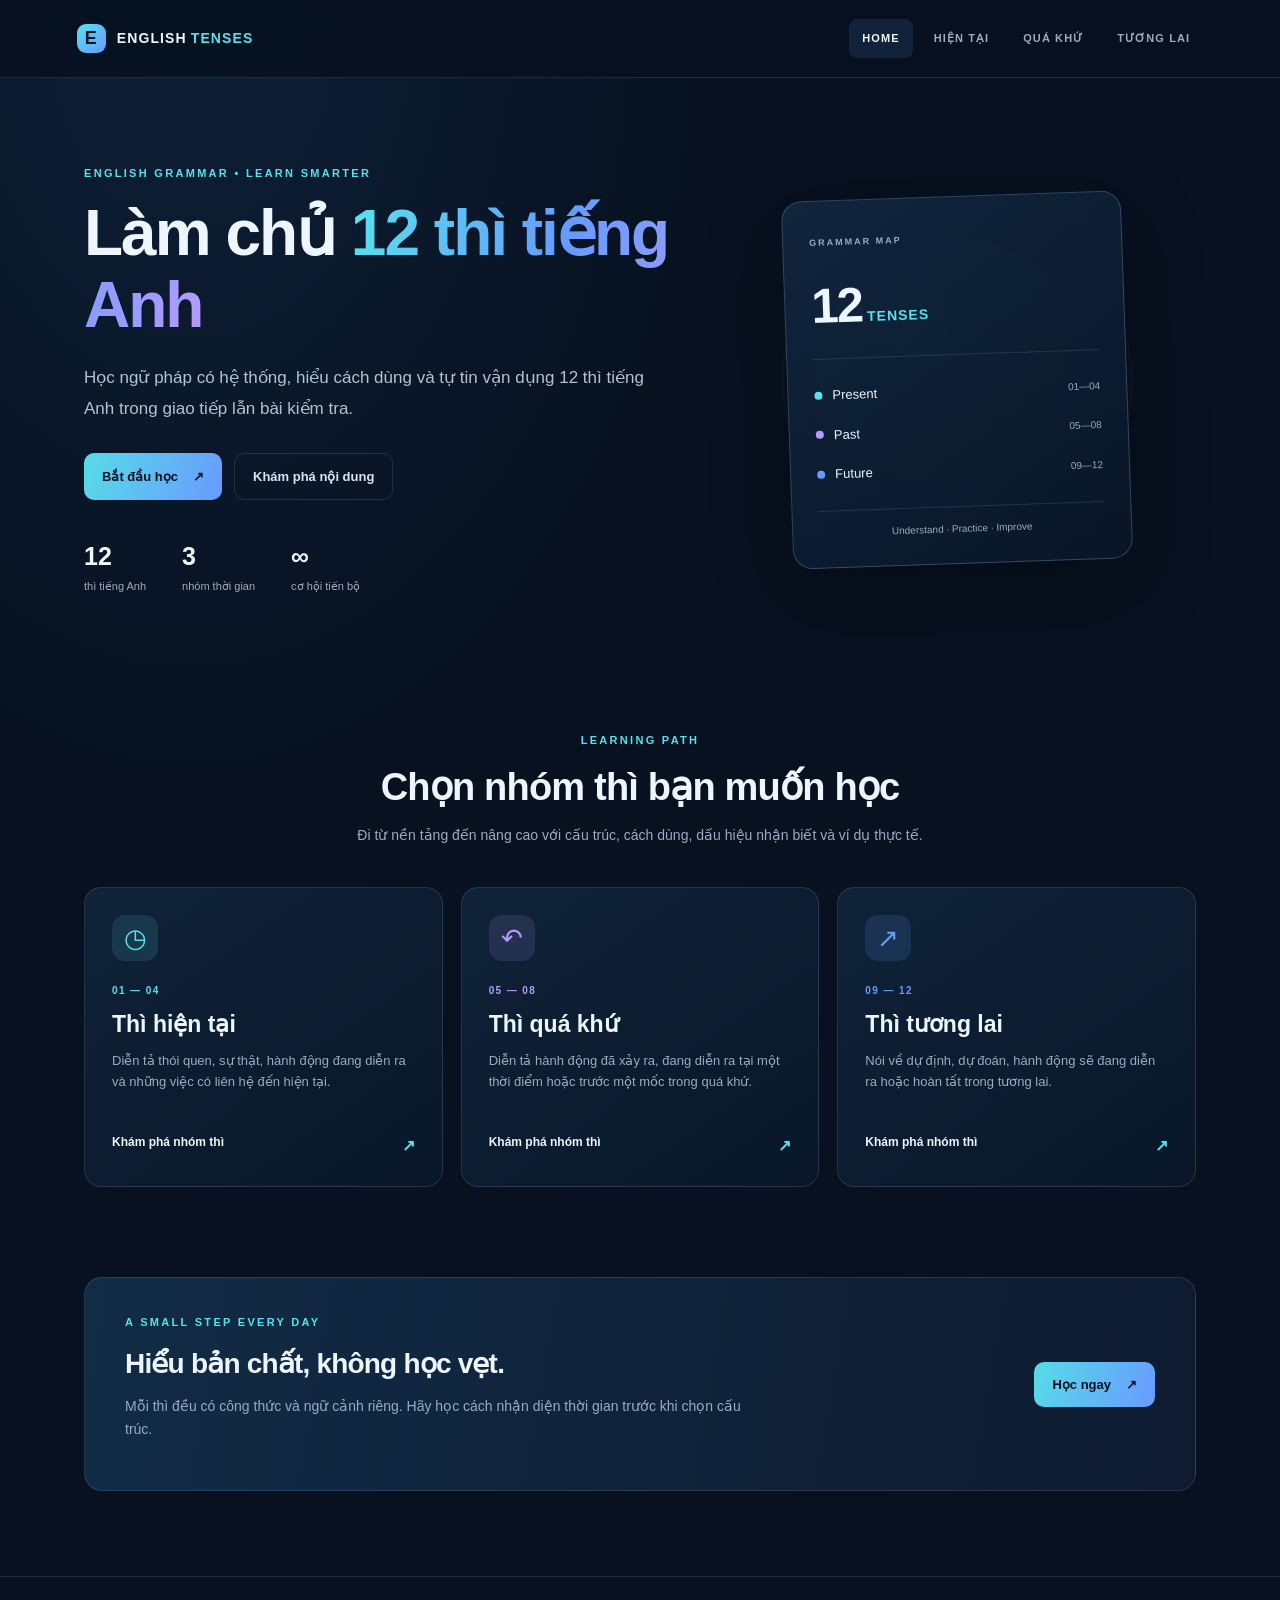
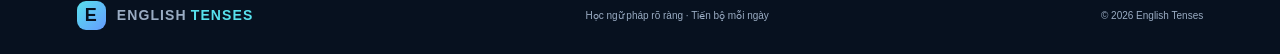
<file: index.html>
<!DOCTYPE html>
<html lang="vi">
<head>
<meta charset="UTF-8"><meta name="viewport" content="width=device-width, initial-scale=1">
<meta name="description" content="Hệ thống kiến thức 12 thì tiếng Anh, phân chia theo hiện tại, quá khứ và tương lai.">
<title>English Tenses | Trang chủ</title><link rel="stylesheet" href="style.css">
</head>
<body>
<header class="topbar"><a class="brand" href="index.html"><span class="brand-mark">E</span> ENGLISH<span class="accent">TENSES</span></a><button class="menu-toggle" aria-label="Mở menu" aria-expanded="false">☰</button><nav class="nav"><a class="active" href="index.html">HOME</a><a href="present.html">HIỆN TẠI</a><a href="past.html">QUÁ KHỨ</a><a href="future.html">TƯƠNG LAI</a></nav></header>
<main>
<section class="hero"><div class="hero-copy"><p class="eyebrow">ENGLISH GRAMMAR • LEARN SMARTER</p><h1>Làm chủ <span class="gradient">12 thì tiếng Anh</span></h1><p class="lead">Học ngữ pháp có hệ thống, hiểu cách dùng và tự tin vận dụng 12 thì tiếng Anh trong giao tiếp lẫn bài kiểm tra.</p><div class="hero-actions"><a class="btn primary" href="present.html">Bắt đầu học <span>↗</span></a><a class="btn secondary" href="#overview">Khám phá nội dung</a></div><div class="stats"><div><strong>12</strong><span>thì tiếng Anh</span></div><div><strong>3</strong><span>nhóm thời gian</span></div><div><strong>∞</strong><span>cơ hội tiến bộ</span></div></div></div><div class="hero-art"><div class="orb orb-one"></div><div class="orb orb-two"></div><div class="grammar-card"><span class="card-label">GRAMMAR MAP</span><div class="big-number">12<span> TENSES</span></div><div class="mini-line"></div><div class="mini-row"><i class="dot cyan"></i> Present <span>01—04</span></div><div class="mini-row"><i class="dot purple"></i> Past <span>05—08</span></div><div class="mini-row"><i class="dot blue"></i> Future <span>09—12</span></div><div class="card-footer">Understand · Practice · Improve</div></div></div></section>
<section class="section" id="overview"><div class="section-heading"><p class="eyebrow">LEARNING PATH</p><h2>Chọn nhóm thì bạn muốn học</h2><p>Đi từ nền tảng đến nâng cao với cấu trúc, cách dùng, dấu hiệu nhận biết và ví dụ thực tế.</p></div><div class="category-grid">
<a class="category-card present-card" href="present.html"><div class="category-icon">◷</div><span class="tag">01 — 04</span><h3>Thì hiện tại</h3><p>Diễn tả thói quen, sự thật, hành động đang diễn ra và những việc có liên hệ đến hiện tại.</p><span class="card-link">Khám phá nhóm thì <b>↗</b></span></a>
<a class="category-card past-card" href="past.html"><div class="category-icon">↶</div><span class="tag">05 — 08</span><h3>Thì quá khứ</h3><p>Diễn tả hành động đã xảy ra, đang diễn ra tại một thời điểm hoặc trước một mốc trong quá khứ.</p><span class="card-link">Khám phá nhóm thì <b>↗</b></span></a>
<a class="category-card future-card" href="future.html"><div class="category-icon">↗</div><span class="tag">09 — 12</span><h3>Thì tương lai</h3><p>Nói về dự định, dự đoán, hành động sẽ đang diễn ra hoặc hoàn tất trong tương lai.</p><span class="card-link">Khám phá nhóm thì <b>↗</b></span></a>
</div></section>
<section class="callout"><div><p class="eyebrow">A SMALL STEP EVERY DAY</p><h2>Hiểu bản chất, không học vẹt.</h2><p>Mỗi thì đều có công thức và ngữ cảnh riêng. Hãy học cách nhận diện thời gian trước khi chọn cấu trúc.</p></div><a class="btn primary" href="present.html">Học ngay <span>↗</span></a></section>
</main><footer class="footer"><a class="brand" href="index.html"><span class="brand-mark">E</span> ENGLISH<span class="accent">TENSES</span></a><span>Học ngữ pháp rõ ràng · Tiến bộ mỗi ngày</span><span>© 2026 English Tenses</span></footer><script src="script.js"></script></body></html>
</file>
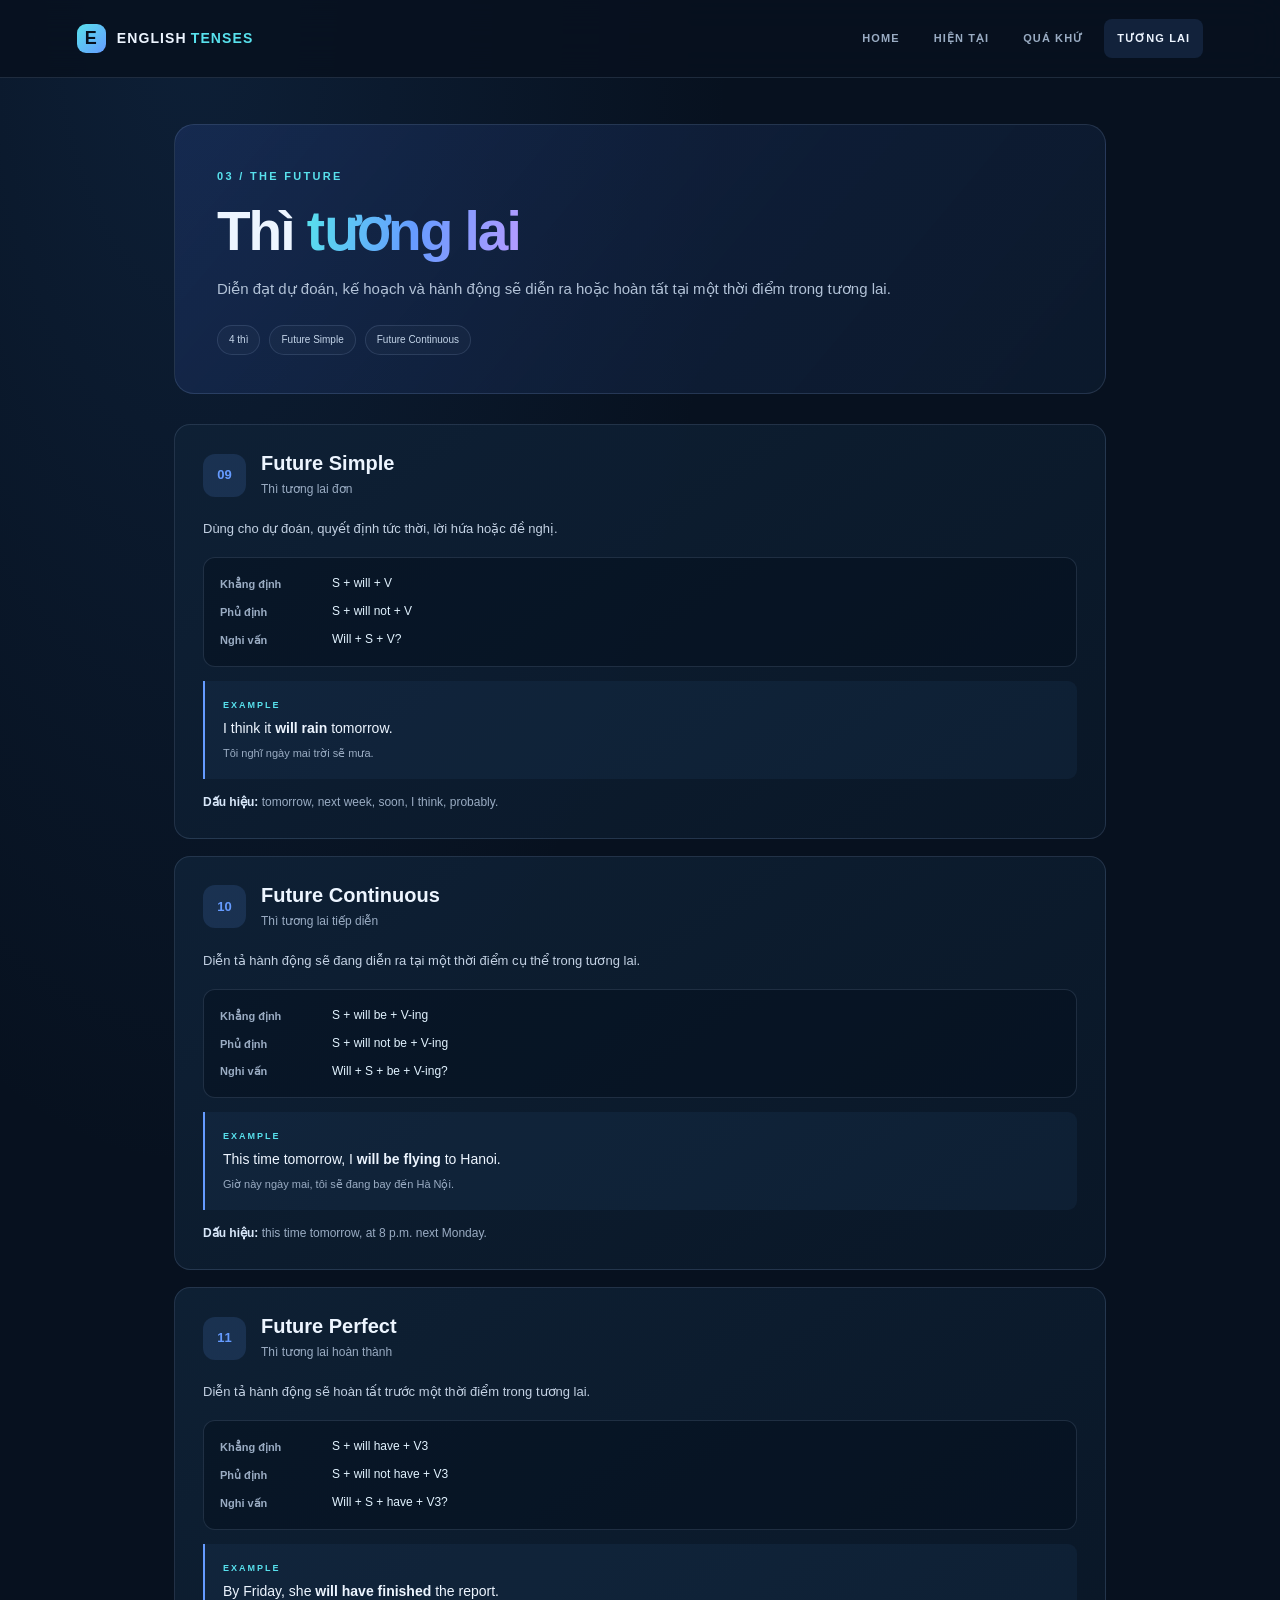
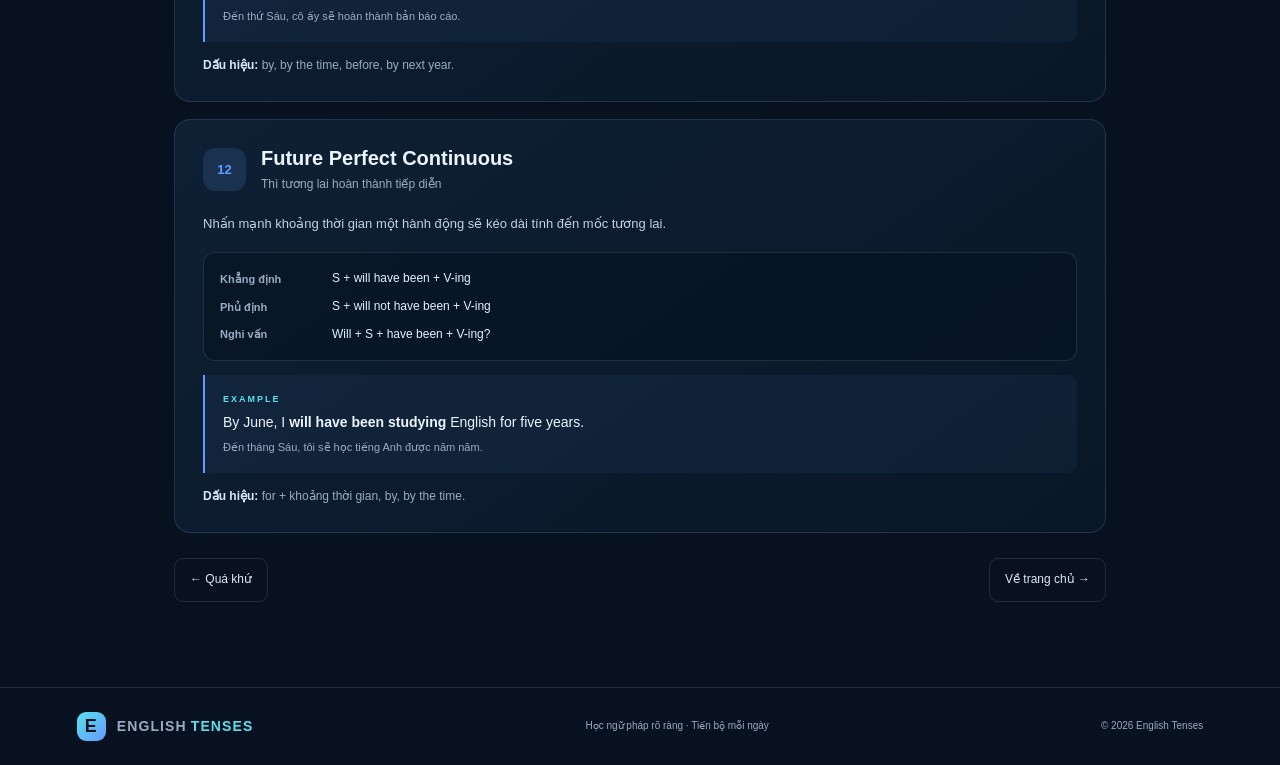
<file: future.html>
<!DOCTYPE html>
<html lang="vi"><head><meta charset="UTF-8"><meta name="viewport" content="width=device-width, initial-scale=1"><meta name="description" content="Công thức, cách dùng và ví dụ của 4 thì tương lai trong tiếng Anh."><title>Thì tương lai | English Tenses</title><link rel="stylesheet" href="style.css"></head>
<body><header class="topbar"><a class="brand" href="index.html"><span class="brand-mark">E</span> ENGLISH<span class="accent">TENSES</span></a><button class="menu-toggle" aria-label="Mở menu" aria-expanded="false">☰</button><nav class="nav"><a href="index.html">HOME</a><a href="present.html">HIỆN TẠI</a><a href="past.html">QUÁ KHỨ</a><a class="active" href="future.html">TƯƠNG LAI</a></nav></header>
<main class="lesson-page"><section class="page-hero future-theme"><p class="eyebrow">03 / THE FUTURE</p><h1>Thì <span class="gradient">tương lai</span></h1><p class="lead">Diễn đạt dự đoán, kế hoạch và hành động sẽ diễn ra hoặc hoàn tất tại một thời điểm trong tương lai.</p><div class="pill-row"><span>4 thì</span><span>Future Simple</span><span>Future Continuous</span></div></section><div class="lesson-list">
<article class="tense-card"><div class="tense-top"><span class="tense-no">09</span><div><h2>Future Simple</h2><p class="subtitle">Thì tương lai đơn</p></div></div><p class="purpose">Dùng cho dự đoán, quyết định tức thời, lời hứa hoặc đề nghị.</p><div class="formula"><b>Khẳng định</b><code>S + will + V</code><b>Phủ định</b><code>S + will not + V</code><b>Nghi vấn</b><code>Will + S + V?</code></div><div class="example"><span class="example-label">EXAMPLE</span>I think it <strong>will rain</strong> tomorrow.<small>Tôi nghĩ ngày mai trời sẽ mưa.</small></div><p class="signals"><b>Dấu hiệu:</b> tomorrow, next week, soon, I think, probably.</p></article>
<article class="tense-card"><div class="tense-top"><span class="tense-no">10</span><div><h2>Future Continuous</h2><p class="subtitle">Thì tương lai tiếp diễn</p></div></div><p class="purpose">Diễn tả hành động sẽ đang diễn ra tại một thời điểm cụ thể trong tương lai.</p><div class="formula"><b>Khẳng định</b><code>S + will be + V-ing</code><b>Phủ định</b><code>S + will not be + V-ing</code><b>Nghi vấn</b><code>Will + S + be + V-ing?</code></div><div class="example"><span class="example-label">EXAMPLE</span>This time tomorrow, I <strong>will be flying</strong> to Hanoi.<small>Giờ này ngày mai, tôi sẽ đang bay đến Hà Nội.</small></div><p class="signals"><b>Dấu hiệu:</b> this time tomorrow, at 8 p.m. next Monday.</p></article>
<article class="tense-card"><div class="tense-top"><span class="tense-no">11</span><div><h2>Future Perfect</h2><p class="subtitle">Thì tương lai hoàn thành</p></div></div><p class="purpose">Diễn tả hành động sẽ hoàn tất trước một thời điểm trong tương lai.</p><div class="formula"><b>Khẳng định</b><code>S + will have + V3</code><b>Phủ định</b><code>S + will not have + V3</code><b>Nghi vấn</b><code>Will + S + have + V3?</code></div><div class="example"><span class="example-label">EXAMPLE</span>By Friday, she <strong>will have finished</strong> the report.<small>Đến thứ Sáu, cô ấy sẽ hoàn thành bản báo cáo.</small></div><p class="signals"><b>Dấu hiệu:</b> by, by the time, before, by next year.</p></article>
<article class="tense-card"><div class="tense-top"><span class="tense-no">12</span><div><h2>Future Perfect Continuous</h2><p class="subtitle">Thì tương lai hoàn thành tiếp diễn</p></div></div><p class="purpose">Nhấn mạnh khoảng thời gian một hành động sẽ kéo dài tính đến mốc tương lai.</p><div class="formula"><b>Khẳng định</b><code>S + will have been + V-ing</code><b>Phủ định</b><code>S + will not have been + V-ing</code><b>Nghi vấn</b><code>Will + S + have been + V-ing?</code></div><div class="example"><span class="example-label">EXAMPLE</span>By June, I <strong>will have been studying</strong> English for five years.<small>Đến tháng Sáu, tôi sẽ học tiếng Anh được năm năm.</small></div><p class="signals"><b>Dấu hiệu:</b> for + khoảng thời gian, by, by the time.</p></article>
</div><nav class="lesson-switch"><a href="past.html">← Quá khứ</a><a href="index.html">Về trang chủ →</a></nav></main><footer class="footer"><a class="brand" href="index.html"><span class="brand-mark">E</span> ENGLISH<span class="accent">TENSES</span></a><span>Học ngữ pháp rõ ràng · Tiến bộ mỗi ngày</span><span>© 2026 English Tenses</span></footer><script src="script.js"></script></body></html>
</file>
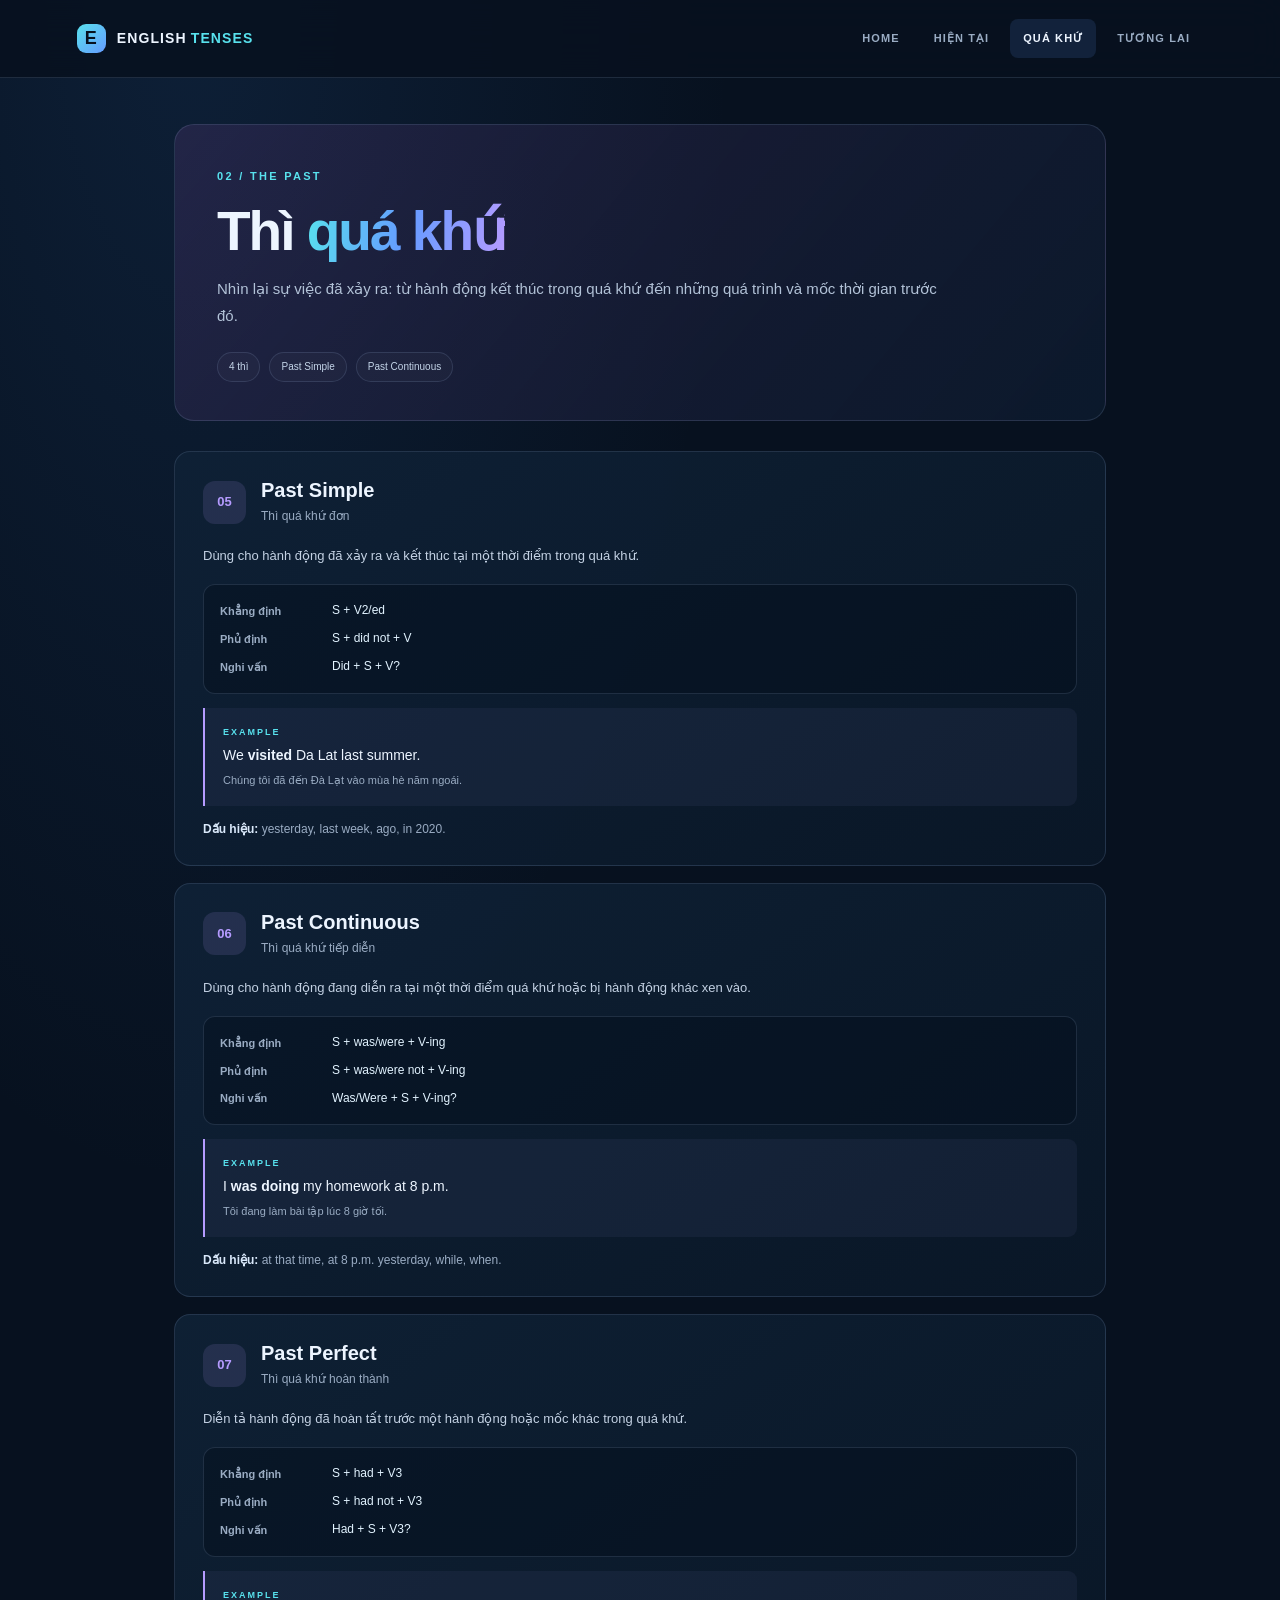
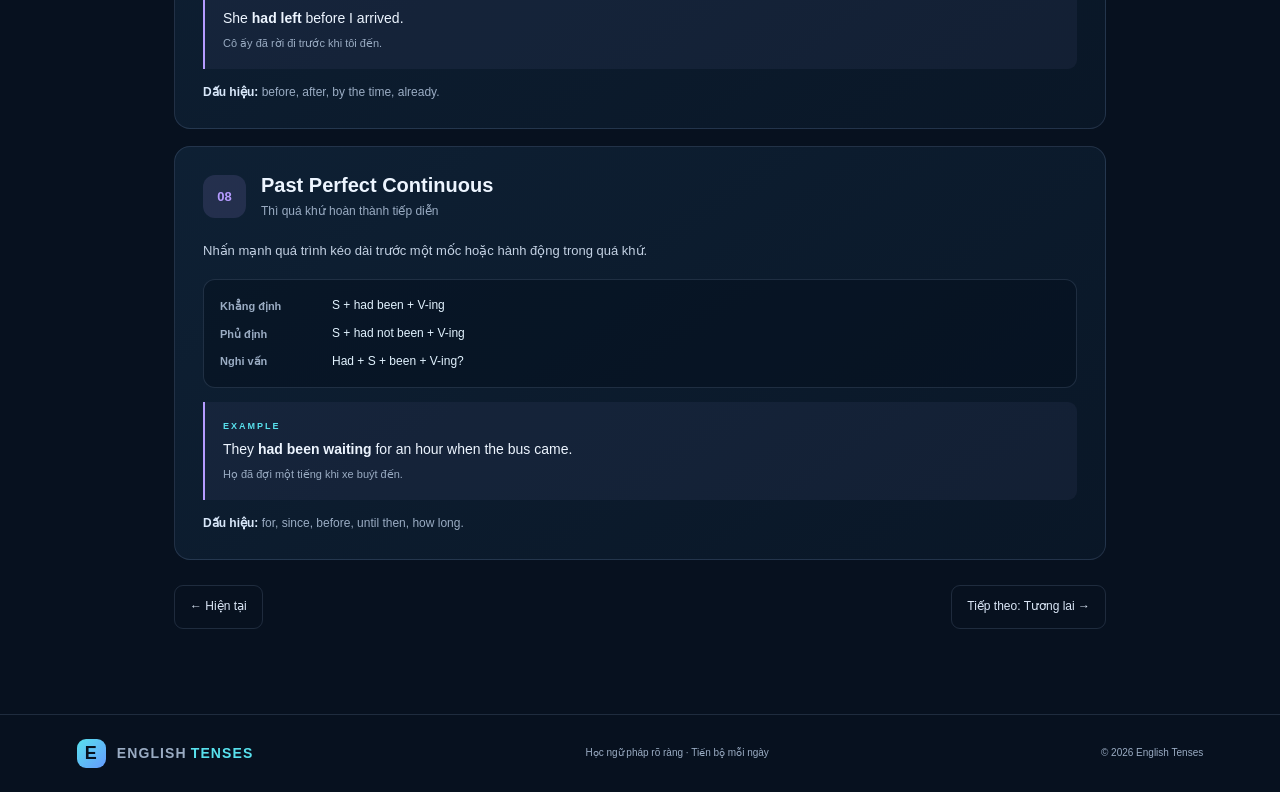
<file: past.html>
<!DOCTYPE html>
<html lang="vi"><head><meta charset="UTF-8"><meta name="viewport" content="width=device-width, initial-scale=1"><meta name="description" content="Công thức, cách dùng và ví dụ của 4 thì quá khứ trong tiếng Anh."><title>Thì quá khứ | English Tenses</title><link rel="stylesheet" href="style.css"></head>
<body><header class="topbar"><a class="brand" href="index.html"><span class="brand-mark">E</span> ENGLISH<span class="accent">TENSES</span></a><button class="menu-toggle" aria-label="Mở menu" aria-expanded="false">☰</button><nav class="nav"><a href="index.html">HOME</a><a href="present.html">HIỆN TẠI</a><a class="active" href="past.html">QUÁ KHỨ</a><a href="future.html">TƯƠNG LAI</a></nav></header>
<main class="lesson-page"><section class="page-hero past-theme"><p class="eyebrow">02 / THE PAST</p><h1>Thì <span class="gradient">quá khứ</span></h1><p class="lead">Nhìn lại sự việc đã xảy ra: từ hành động kết thúc trong quá khứ đến những quá trình và mốc thời gian trước đó.</p><div class="pill-row"><span>4 thì</span><span>Past Simple</span><span>Past Continuous</span></div></section><div class="lesson-list">
<article class="tense-card"><div class="tense-top"><span class="tense-no">05</span><div><h2>Past Simple</h2><p class="subtitle">Thì quá khứ đơn</p></div></div><p class="purpose">Dùng cho hành động đã xảy ra và kết thúc tại một thời điểm trong quá khứ.</p><div class="formula"><b>Khẳng định</b><code>S + V2/ed</code><b>Phủ định</b><code>S + did not + V</code><b>Nghi vấn</b><code>Did + S + V?</code></div><div class="example"><span class="example-label">EXAMPLE</span>We <strong>visited</strong> Da Lat last summer.<small>Chúng tôi đã đến Đà Lạt vào mùa hè năm ngoái.</small></div><p class="signals"><b>Dấu hiệu:</b> yesterday, last week, ago, in 2020.</p></article>
<article class="tense-card"><div class="tense-top"><span class="tense-no">06</span><div><h2>Past Continuous</h2><p class="subtitle">Thì quá khứ tiếp diễn</p></div></div><p class="purpose">Dùng cho hành động đang diễn ra tại một thời điểm quá khứ hoặc bị hành động khác xen vào.</p><div class="formula"><b>Khẳng định</b><code>S + was/were + V-ing</code><b>Phủ định</b><code>S + was/were not + V-ing</code><b>Nghi vấn</b><code>Was/Were + S + V-ing?</code></div><div class="example"><span class="example-label">EXAMPLE</span>I <strong>was doing</strong> my homework at 8 p.m.<small>Tôi đang làm bài tập lúc 8 giờ tối.</small></div><p class="signals"><b>Dấu hiệu:</b> at that time, at 8 p.m. yesterday, while, when.</p></article>
<article class="tense-card"><div class="tense-top"><span class="tense-no">07</span><div><h2>Past Perfect</h2><p class="subtitle">Thì quá khứ hoàn thành</p></div></div><p class="purpose">Diễn tả hành động đã hoàn tất trước một hành động hoặc mốc khác trong quá khứ.</p><div class="formula"><b>Khẳng định</b><code>S + had + V3</code><b>Phủ định</b><code>S + had not + V3</code><b>Nghi vấn</b><code>Had + S + V3?</code></div><div class="example"><span class="example-label">EXAMPLE</span>She <strong>had left</strong> before I arrived.<small>Cô ấy đã rời đi trước khi tôi đến.</small></div><p class="signals"><b>Dấu hiệu:</b> before, after, by the time, already.</p></article>
<article class="tense-card"><div class="tense-top"><span class="tense-no">08</span><div><h2>Past Perfect Continuous</h2><p class="subtitle">Thì quá khứ hoàn thành tiếp diễn</p></div></div><p class="purpose">Nhấn mạnh quá trình kéo dài trước một mốc hoặc hành động trong quá khứ.</p><div class="formula"><b>Khẳng định</b><code>S + had been + V-ing</code><b>Phủ định</b><code>S + had not been + V-ing</code><b>Nghi vấn</b><code>Had + S + been + V-ing?</code></div><div class="example"><span class="example-label">EXAMPLE</span>They <strong>had been waiting</strong> for an hour when the bus came.<small>Họ đã đợi một tiếng khi xe buýt đến.</small></div><p class="signals"><b>Dấu hiệu:</b> for, since, before, until then, how long.</p></article>
</div><nav class="lesson-switch"><a href="present.html">← Hiện tại</a><a href="future.html">Tiếp theo: Tương lai →</a></nav></main><footer class="footer"><a class="brand" href="index.html"><span class="brand-mark">E</span> ENGLISH<span class="accent">TENSES</span></a><span>Học ngữ pháp rõ ràng · Tiến bộ mỗi ngày</span><span>© 2026 English Tenses</span></footer><script src="script.js"></script></body></html>
</file>
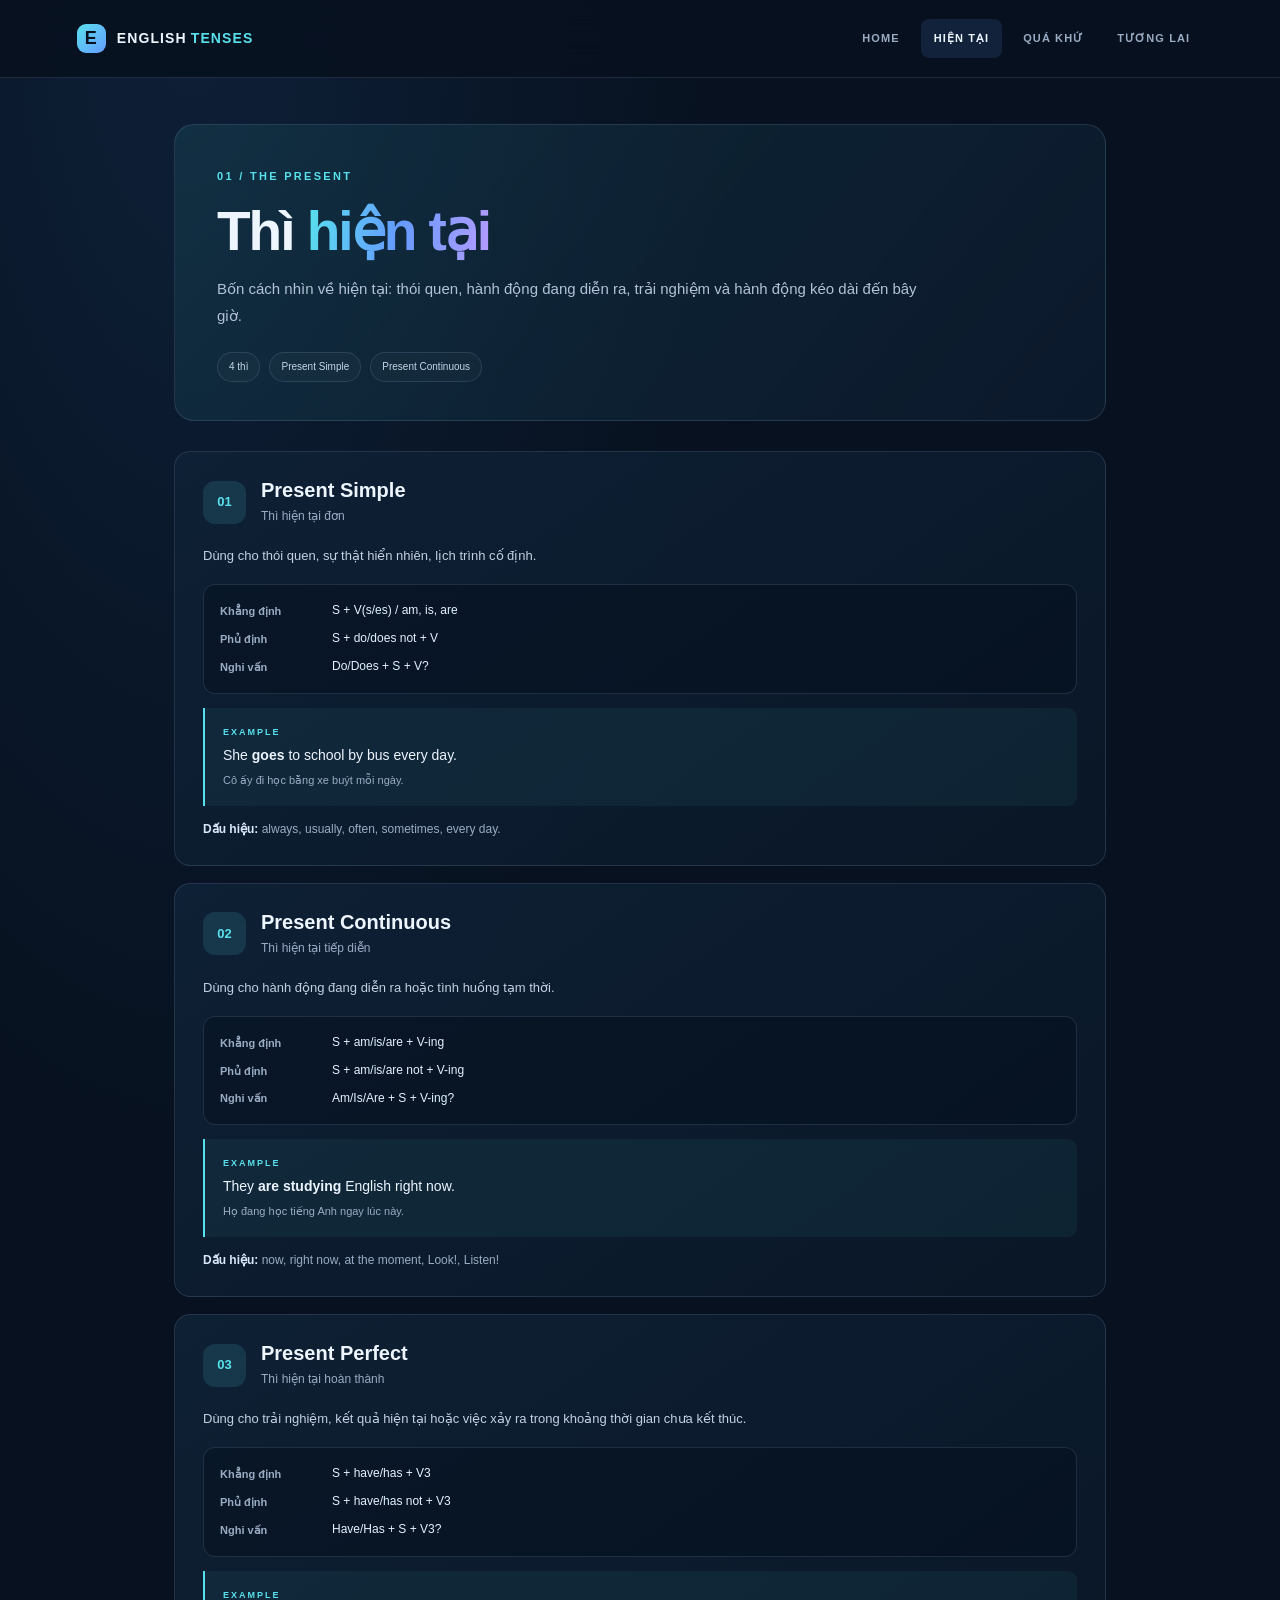
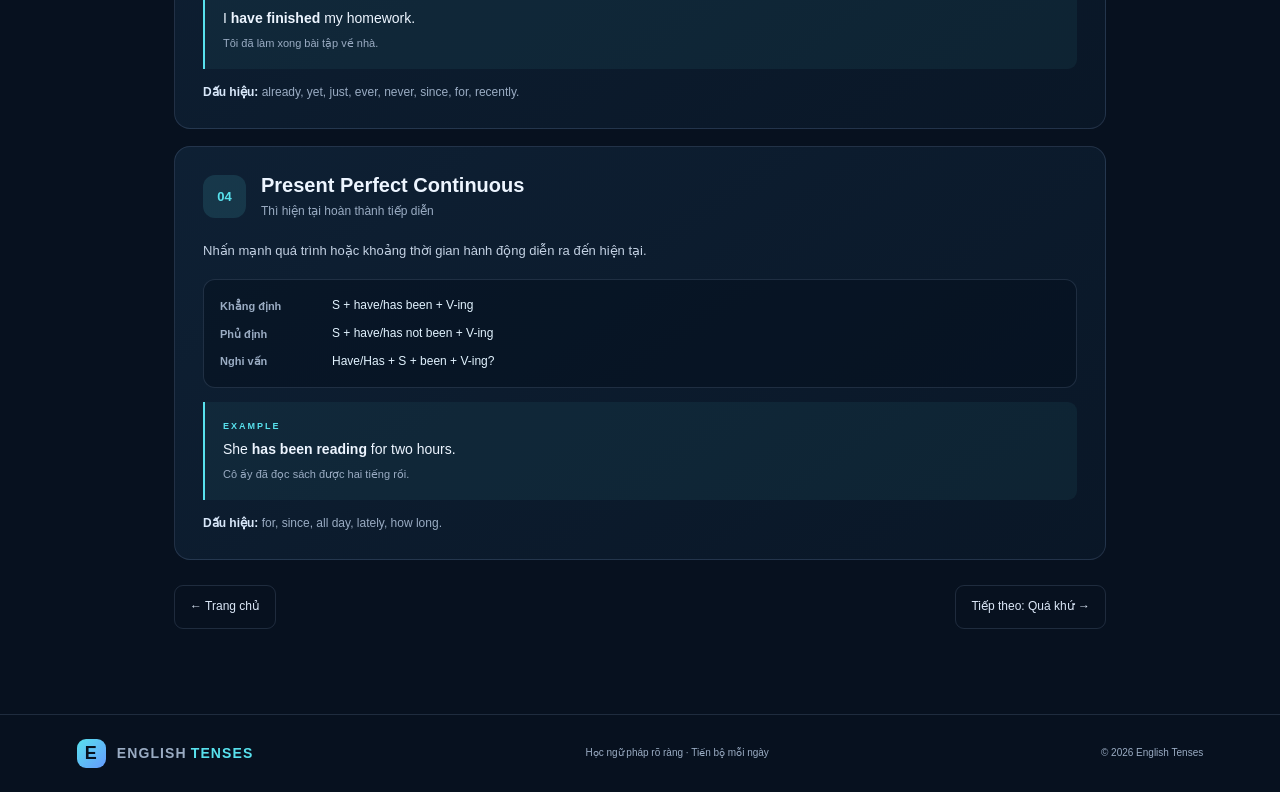
<file: present.html>
<!DOCTYPE html>
<html lang="vi"><head><meta charset="UTF-8"><meta name="viewport" content="width=device-width, initial-scale=1"><meta name="description" content="Công thức, cách dùng và ví dụ của 4 thì hiện tại trong tiếng Anh."><title>Thì hiện tại | English Tenses</title><link rel="stylesheet" href="style.css"></head>
<body><header class="topbar"><a class="brand" href="index.html"><span class="brand-mark">E</span> ENGLISH<span class="accent">TENSES</span></a><button class="menu-toggle" aria-label="Mở menu" aria-expanded="false">☰</button><nav class="nav"><a href="index.html">HOME</a><a class="active" href="present.html">HIỆN TẠI</a><a href="past.html">QUÁ KHỨ</a><a href="future.html">TƯƠNG LAI</a></nav></header>
<main class="lesson-page"><section class="page-hero present-theme"><p class="eyebrow">01 / THE PRESENT</p><h1>Thì <span class="gradient">hiện tại</span></h1><p class="lead">Bốn cách nhìn về hiện tại: thói quen, hành động đang diễn ra, trải nghiệm và hành động kéo dài đến bây giờ.</p><div class="pill-row"><span>4 thì</span><span>Present Simple</span><span>Present Continuous</span></div></section><div class="lesson-list">
<article class="tense-card"><div class="tense-top"><span class="tense-no">01</span><div><h2>Present Simple</h2><p class="subtitle">Thì hiện tại đơn</p></div></div><p class="purpose">Dùng cho thói quen, sự thật hiển nhiên, lịch trình cố định.</p><div class="formula"><b>Khẳng định</b><code>S + V(s/es) / am, is, are</code><b>Phủ định</b><code>S + do/does not + V</code><b>Nghi vấn</b><code>Do/Does + S + V?</code></div><div class="example"><span class="example-label">EXAMPLE</span>She <strong>goes</strong> to school by bus every day.<small>Cô ấy đi học bằng xe buýt mỗi ngày.</small></div><p class="signals"><b>Dấu hiệu:</b> always, usually, often, sometimes, every day.</p></article>
<article class="tense-card"><div class="tense-top"><span class="tense-no">02</span><div><h2>Present Continuous</h2><p class="subtitle">Thì hiện tại tiếp diễn</p></div></div><p class="purpose">Dùng cho hành động đang diễn ra hoặc tình huống tạm thời.</p><div class="formula"><b>Khẳng định</b><code>S + am/is/are + V-ing</code><b>Phủ định</b><code>S + am/is/are not + V-ing</code><b>Nghi vấn</b><code>Am/Is/Are + S + V-ing?</code></div><div class="example"><span class="example-label">EXAMPLE</span>They <strong>are studying</strong> English right now.<small>Họ đang học tiếng Anh ngay lúc này.</small></div><p class="signals"><b>Dấu hiệu:</b> now, right now, at the moment, Look!, Listen!</p></article>
<article class="tense-card"><div class="tense-top"><span class="tense-no">03</span><div><h2>Present Perfect</h2><p class="subtitle">Thì hiện tại hoàn thành</p></div></div><p class="purpose">Dùng cho trải nghiệm, kết quả hiện tại hoặc việc xảy ra trong khoảng thời gian chưa kết thúc.</p><div class="formula"><b>Khẳng định</b><code>S + have/has + V3</code><b>Phủ định</b><code>S + have/has not + V3</code><b>Nghi vấn</b><code>Have/Has + S + V3?</code></div><div class="example"><span class="example-label">EXAMPLE</span>I <strong>have finished</strong> my homework.<small>Tôi đã làm xong bài tập về nhà.</small></div><p class="signals"><b>Dấu hiệu:</b> already, yet, just, ever, never, since, for, recently.</p></article>
<article class="tense-card"><div class="tense-top"><span class="tense-no">04</span><div><h2>Present Perfect Continuous</h2><p class="subtitle">Thì hiện tại hoàn thành tiếp diễn</p></div></div><p class="purpose">Nhấn mạnh quá trình hoặc khoảng thời gian hành động diễn ra đến hiện tại.</p><div class="formula"><b>Khẳng định</b><code>S + have/has been + V-ing</code><b>Phủ định</b><code>S + have/has not been + V-ing</code><b>Nghi vấn</b><code>Have/Has + S + been + V-ing?</code></div><div class="example"><span class="example-label">EXAMPLE</span>She <strong>has been reading</strong> for two hours.<small>Cô ấy đã đọc sách được hai tiếng rồi.</small></div><p class="signals"><b>Dấu hiệu:</b> for, since, all day, lately, how long.</p></article>
</div><nav class="lesson-switch"><a href="index.html">← Trang chủ</a><a href="past.html">Tiếp theo: Quá khứ →</a></nav></main><footer class="footer"><a class="brand" href="index.html"><span class="brand-mark">E</span> ENGLISH<span class="accent">TENSES</span></a><span>Học ngữ pháp rõ ràng · Tiến bộ mỗi ngày</span><span>© 2026 English Tenses</span></footer><script src="script.js"></script></body></html>
</file>
<file: style.css>
:root{--bg:#07111f;--panel:#0d1b2d;--panel2:#102239;--text:#edf5ff;--muted:#9aacc3;--cyan:#58e1ed;--blue:#659bff;--purple:#b59bff;--line:rgba(176,207,245,.14)}*{box-sizing:border-box}html{scroll-behavior:smooth}body{margin:0;background:radial-gradient(ellipse at 15% 0%,rgba(39,89,150,.2),transparent 35%),var(--bg);color:var(--text);font-family:Arial,Helvetica,sans-serif;line-height:1.65}a{color:inherit;text-decoration:none}.topbar{height:78px;display:flex;align-items:center;justify-content:space-between;padding:0 max(6vw,22px);border-bottom:1px solid var(--line);background:rgba(7,17,31,.86);backdrop-filter:blur(18px);position:sticky;top:0;z-index:20}.brand{display:inline-flex;align-items:center;gap:4px;font-size:14px;font-weight:800;letter-spacing:1.1px}.brand-mark{display:grid;place-items:center;width:29px;height:29px;border-radius:9px;margin-right:7px;background:linear-gradient(135deg,var(--cyan),var(--blue));color:#07111f;font-size:18px}.accent{color:var(--cyan)}.nav{display:flex;gap:8px}.nav a{font-size:11px;letter-spacing:1.1px;font-weight:700;color:var(--muted);padding:10px 13px;border-radius:8px;transition:.2s}.nav a:hover,.nav a.active{color:var(--text);background:rgba(101,155,255,.13)}.menu-toggle{display:none;background:none;border:1px solid var(--line);border-radius:8px;color:var(--text);font-size:22px;padding:4px 10px}.hero{max-width:1160px;min-height:560px;margin:auto;padding:86px 24px 70px;display:grid;grid-template-columns:1.1fr .9fr;align-items:center;gap:50px}.eyebrow{font-size:11px;letter-spacing:2.3px;font-weight:800;color:var(--cyan);margin:0 0 16px}.hero h1,.page-hero h1{font-size:clamp(40px,5vw,66px);line-height:1.12;letter-spacing:-2px;margin:0 0 22px}.gradient{background:linear-gradient(100deg,var(--cyan),var(--blue),var(--purple));-webkit-background-clip:text;background-clip:text;color:transparent}.lead{max-width:590px;font-size:17px;color:#b2c2d7;line-height:1.8}.hero-actions{display:flex;gap:12px;flex-wrap:wrap;margin:28px 0 36px}.btn{display:inline-flex;align-items:center;justify-content:center;gap:15px;border-radius:10px;padding:12px 18px;font-size:13px;font-weight:700;transition:transform .2s,border-color .2s}.btn:hover{transform:translateY(-2px)}.primary{background:linear-gradient(110deg,#56dce8,#699aff);color:#07111f}.secondary{border:1px solid var(--line);color:#d6e4f8}.stats{display:flex;gap:36px}.stats div{display:flex;flex-direction:column}.stats strong{font-size:25px}.stats span{font-size:11px;color:var(--muted)}.hero-art{min-height:360px;position:relative;display:grid;place-items:center}.orb{position:absolute;border-radius:50%;filter:blur(1px)}.orb-one{width:280px;height:280px;background:radial-gradient(circle at 35% 30%,rgba(88,225,237,.23),rgba(101,155,255,.04) 70%);border:1px solid rgba(88,225,237,.2)}.orb-two{width:350px;height:350px;border:1px solid rgba(181,155,255,.13)}.grammar-card{z-index:1;width:min(340px,90%);padding:26px;border:1px solid rgba(149,198,242,.25);border-radius:20px;background:linear-gradient(145deg,rgba(17,38,62,.97),rgba(9,22,39,.97));box-shadow:0 25px 80px rgba(0,0,0,.28);transform:rotate(-2deg)}.card-label,.example-label{font-size:9px;letter-spacing:2px;color:var(--muted);font-weight:800}.big-number{font-size:49px;font-weight:800;letter-spacing:-2px;margin:12px 0}.big-number span{font-size:14px;letter-spacing:1px;color:var(--cyan)}.mini-line{height:1px;background:var(--line);margin:12px 0 16px}.mini-row{display:flex;align-items:center;gap:10px;padding:9px 0;font-size:13px}.mini-row span{margin-left:auto;color:var(--muted);font-size:10px}.dot{width:8px;height:8px;border-radius:50%}.cyan{background:var(--cyan)}.purple{background:var(--purple)}.blue{background:var(--blue)}.card-footer{margin-top:16px;padding-top:14px;border-top:1px solid var(--line);font-size:10px;color:var(--muted);text-align:center}.section{max-width:1160px;margin:0 auto;padding:65px 24px 90px}.section-heading{text-align:center;max-width:650px;margin:0 auto 40px}.section-heading h2,.callout h2{font-size:clamp(27px,3vw,38px);line-height:1.2;margin:0 0 14px;letter-spacing:-.8px}.section-heading>p:last-child,.callout p:last-of-type{color:var(--muted);font-size:14px}.category-grid{display:grid;grid-template-columns:repeat(3,1fr);gap:18px}.category-card{position:relative;overflow:hidden;display:flex;flex-direction:column;min-height:300px;padding:27px;border-radius:17px;border:1px solid var(--line);background:linear-gradient(145deg,rgba(18,39,63,.8),rgba(10,24,42,.9));transition:transform .25s,border-color .25s}.category-card:hover{transform:translateY(-5px);border-color:rgba(88,225,237,.45)}.category-icon{display:grid;place-items:center;width:46px;height:46px;border-radius:13px;background:rgba(88,225,237,.12);color:var(--cyan);font-size:26px;margin-bottom:22px}.past-card .category-icon{background:rgba(181,155,255,.13);color:var(--purple)}.future-card .category-icon{background:rgba(101,155,255,.14);color:var(--blue)}.tag{font-size:10px;letter-spacing:1.4px;color:var(--cyan);font-weight:800}.past-card .tag{color:var(--purple)}.future-card .tag{color:var(--blue)}.category-card h3{font-size:23px;margin:6px 0}.category-card p{font-size:13px;color:var(--muted);margin:0 0 20px}.card-link{margin-top:auto;font-size:12px;font-weight:700}.card-link b{float:right;color:var(--cyan);font-size:16px}.callout{max-width:1112px;margin:0 auto 85px;padding:35px 40px;border:1px solid var(--line);border-radius:18px;background:linear-gradient(100deg,rgba(20,49,77,.85),rgba(16,29,52,.8));display:flex;align-items:center;justify-content:space-between;gap:30px}.callout h2{font-size:28px}.callout p:last-of-type{max-width:620px}.footer{display:flex;align-items:center;justify-content:space-between;gap:20px;padding:24px max(6vw,22px);border-top:1px solid var(--line);color:var(--muted);font-size:10px}.lesson-page{max-width:980px;margin:auto;padding:46px 24px 85px}.page-hero{padding:42px 42px 38px;border-radius:20px;border:1px solid var(--line);background:linear-gradient(130deg,rgba(25,72,88,.42),rgba(13,28,48,.75));margin-bottom:30px}.past-theme{background:linear-gradient(130deg,rgba(81,53,112,.32),rgba(13,28,48,.75))}.future-theme{background:linear-gradient(130deg,rgba(36,62,125,.38),rgba(13,28,48,.75))}.page-hero h1{font-size:clamp(38px,5vw,55px);margin-bottom:12px}.page-hero .lead{font-size:15px;margin:0;max-width:720px}.pill-row{display:flex;gap:9px;flex-wrap:wrap;margin-top:23px}.pill-row span{font-size:10px;color:#c4d5e9;border:1px solid var(--line);border-radius:99px;padding:6px 11px;background:rgba(255,255,255,.025)}.lesson-list{display:grid;gap:17px}.tense-card{padding:25px 28px;border-radius:16px;border:1px solid var(--line);background:linear-gradient(145deg,rgba(15,33,54,.94),rgba(10,23,40,.94))}.tense-top{display:flex;align-items:center;gap:15px}.tense-no{display:grid;place-items:center;width:43px;height:43px;flex-shrink:0;border-radius:12px;background:rgba(88,225,237,.12);color:var(--cyan);font-size:13px;font-weight:800}.past-theme~.lesson-list .tense-no{background:rgba(181,155,255,.13);color:var(--purple)}.future-theme~.lesson-list .tense-no{background:rgba(101,155,255,.14);color:var(--blue)}.tense-top h2{font-size:20px;margin:0;line-height:1.35}.subtitle{font-size:12px;color:var(--muted);margin:3px 0 0}.purpose{font-size:13px;color:#c3d1e3;margin:18px 0}.formula{display:grid;grid-template-columns:100px 1fr;gap:8px 12px;align-items:center;padding:16px;border:1px solid var(--line);border-radius:12px;background:rgba(4,14,27,.45)}.formula b{font-size:11px;color:var(--muted)}.formula code{font-family:Arial,Helvetica,sans-serif;font-size:12px;color:#e2f3ff}.example{position:relative;margin-top:14px;padding:17px 18px;border-left:2px solid var(--cyan);border-radius:0 9px 9px 0;background:rgba(88,225,237,.055);font-size:14px}.past-theme~.lesson-list .example{border-color:var(--purple);background:rgba(181,155,255,.055)}.future-theme~.lesson-list .example{border-color:var(--blue);background:rgba(101,155,255,.055)}.example-label{display:block;margin-bottom:4px;color:var(--cyan)}.example small{display:block;color:var(--muted);font-size:11px;margin-top:4px}.signals{font-size:12px;color:var(--muted);margin:14px 0 0}.signals b{color:#d9e8fa}.lesson-switch{display:flex;justify-content:space-between;gap:14px;margin-top:25px}.lesson-switch a{padding:11px 15px;border:1px solid var(--line);border-radius:9px;font-size:12px;color:#dce8f8}.lesson-switch a:hover{border-color:var(--cyan)}@media(max-width:760px){.topbar{height:68px}.menu-toggle{display:block}.nav{display:none;position:absolute;top:67px;left:0;right:0;padding:12px 20px 18px;background:#091626;border-bottom:1px solid var(--line);flex-direction:column}.nav.open{display:flex}.nav a{padding:12px}.hero{grid-template-columns:1fr;padding-top:58px;gap:15px}.hero-art{min-height:310px}.orb-one{width:230px;height:230px}.orb-two{width:290px;height:290px}.stats{gap:23px}.category-grid{grid-template-columns:1fr}.category-card{min-height:250px}.section{padding-top:40px}.callout{margin:0 20px 55px;padding:25px;align-items:flex-start;flex-direction:column}.footer{flex-direction:column;align-items:flex-start}.page-hero{padding:28px 23px}.lesson-page{padding:28px 15px 60px}.tense-card{padding:20px 17px}.formula{grid-template-columns:83px 1fr;padding:12px;gap:9px}.formula code{font-size:11px}.tense-top h2{font-size:18px}}@media(prefers-reduced-motion:reduce){html{scroll-behavior:auto}*,*::before,*::after{transition:none!important}}
</file>
